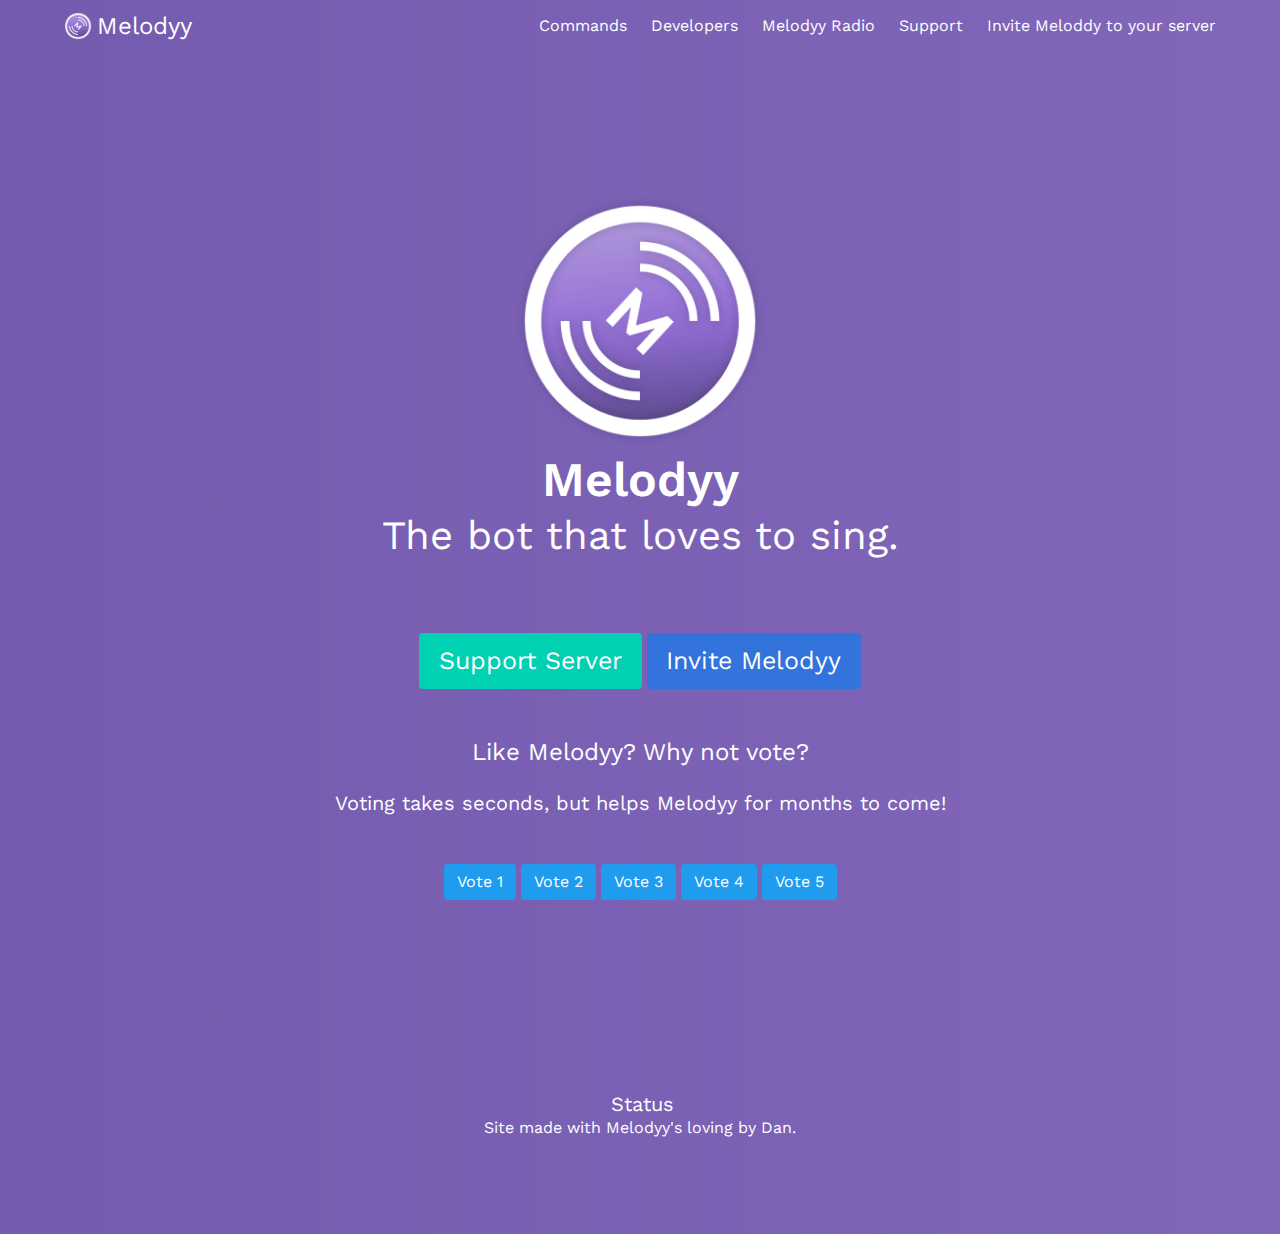
<file: index.html>
<!DOCTYPE html>
<html lang="en-GB">
	<head>
		<meta charset="UTF-8">
		<meta name="description" content="The bot that loves to sing.">
		<meta name="keywords" content="melodyy, radio, discord bot, discord, bot, joshua pike, wowwowinc">
		<meta name="author" content="Dan#7528">
		<meta property="og:type" content="website">
		<meta property="og:title" content="Melodyy">
		<meta property="og:url" content="https://melodyy.xyz">
		<meta property="og:description" content="The bot that loves to sing.">
		<meta property="og:image" content="img/avatar.png">
		<meta name="twitter:card" content="summary">
		<meta name="twitter:site" content="@DiscordMelodyy">
		<meta name="twitter:creator" content="@DiscordMelodyy">
		<meta name="twitter:title" content="Melodyy">
		<meta name="twitter:description" content="The bot that loves to sing.">
		<meta name="twitter:image" content="img/avatar.png">
		<meta content="#755BAF" name="theme-color">
		<link rel="stylesheet" href="css/animate.css">
		<link rel="stylesheet" href="css/bulma.css">
		<link rel="stylesheet" href="css/style.css">
		<link rel="stylesheet" href="https://use.fontawesome.com/releases/v5.5.0/css/all.css" integrity="sha384-B4dIYHKNBt8Bc12p+WXckhzcICo0wtJAoU8YZTY5qE0Id1GSseTk6S+L3BlXeVIU" crossorigin="anonymous">
		<link rel="shortcut icon" href="img/avatar.png">
		<title>Melodyy</title>
	</head>
	<body>
		<div class="hero is-medium">
			<div class="hero-head">
				<nav class="navbar">
					<div class="container">
						<div class="navbar-brand">
							<a class="navbar-item">
								<img src="img/avatar.png" alt="Avatar" style="margin-right: 5px">
								<p class="subtitle is-4">Melodyy</p>
							</a>
							<span class="navbar-burger burger" data-target="navbarMenuHeroA">
            					<span></span>
            					<span></span>
            					<span></span>
          					</span>
						</div>
						<div class="navbar-menu" id="navbarMenuHeroA">
							<div class="navbar-end">
								<a href="commands.html" class="navbar-item">
									Commands
								</a>
								<a href="developers.html" class="navbar-item">
									Developers
								</a>
								<a href="radio.html" class="navbar-item">
									Melodyy Radio
								</a>
								<a href="https://discord.gg/JXAvRTB" class="navbar-item">
									Support
								</a>
								<a href="https://discordapp.com/oauth2/authorize?client_id=481466659870081034&scope=bot&permissions=36793409" class="navbar-item">
									Invite Meloddy to your server
								</a>
							</div>
						</div>
					</div>
				</nav>
			</div>
			<div class="hero-body">
				<div class="container has-text-centered">
					<div class="animated fadeInUp">
						<img src="img/avatar.png" class="avatar" alt="Avatar">
						<br>
						<h1 class="title is-1 has-text-white-tis">Melodyy</h1>
						<h2 class="subtitle is-2 has-text-white-tis">The bot that loves to sing.</h2>
						<br>
						<br>
						<a href="https://discord.gg/JXAvRTB" class="button is-primary" style="font-size: 25px">Support Server</a>
						<a href="https://discordapp.com/oauth2/authorize?client_id=481466659870081034&scope=bot&permissions=36793409" class="button is-link" style="font-size: 25px">Invite Melodyy</a>
						<br>
						<br>
						<br>
						<h3 class="subtitle is-4 has-text-white-tis">Like Melodyy? Why not vote?</h3>
						<h4 class="subtitle is-5 has-text-white-tis">Voting takes seconds, but helps Melodyy for months to come!</h4>
						<br>
						<a href="https://botsfordiscord.com/bots/481466659870081034" class="button is-info">Vote 1</a>
						<a href="https://discordbots.org/bot/481466659870081034/vote" class="button is-info">Vote 2</a>
						<a href="https://discordbotlist.com/bots/481466659870081034" class="button is-info">Vote 3</a>
						<a href="https://discordbots.group/bot/481466659870081034" class="button is-info">Vote 4</a>
						<a href="https://bots.discordlist.app/bot/481466659870081034" class="button is-info">Vote 5</a>
					</div>
				</div>
			</div>
			<div class="hero-foot">
				<div class="container has-text-centered">
					<footer class="footer">
						<div class="content">
							<i class="fas fa-signal" style="margin-right: 5px"></i>
							<a href="https://status.melodyy.xyz/" class="subtitle is-5">Status</a>
							<br>
							<p class="subtitle is-6">Site made with Melodyy's loving <i class="fas fa-heart"></i> by <a href="https://danjamesbee.tk">Dan</a>.</p>
						</div>
					</footer>
				</div>
			</div>
		</div>
		<script src="js/navbar.js"></script>
		<script src="https://code.jquery.com/jquery-3.3.1.js" integrity="sha256-2Kok7MbOyxpgUVvAk/HJ2jigOSYS2auK4Pfzbm7uH60=" crossorigin="anonymous"></script>
	</body>
</html>
</file>
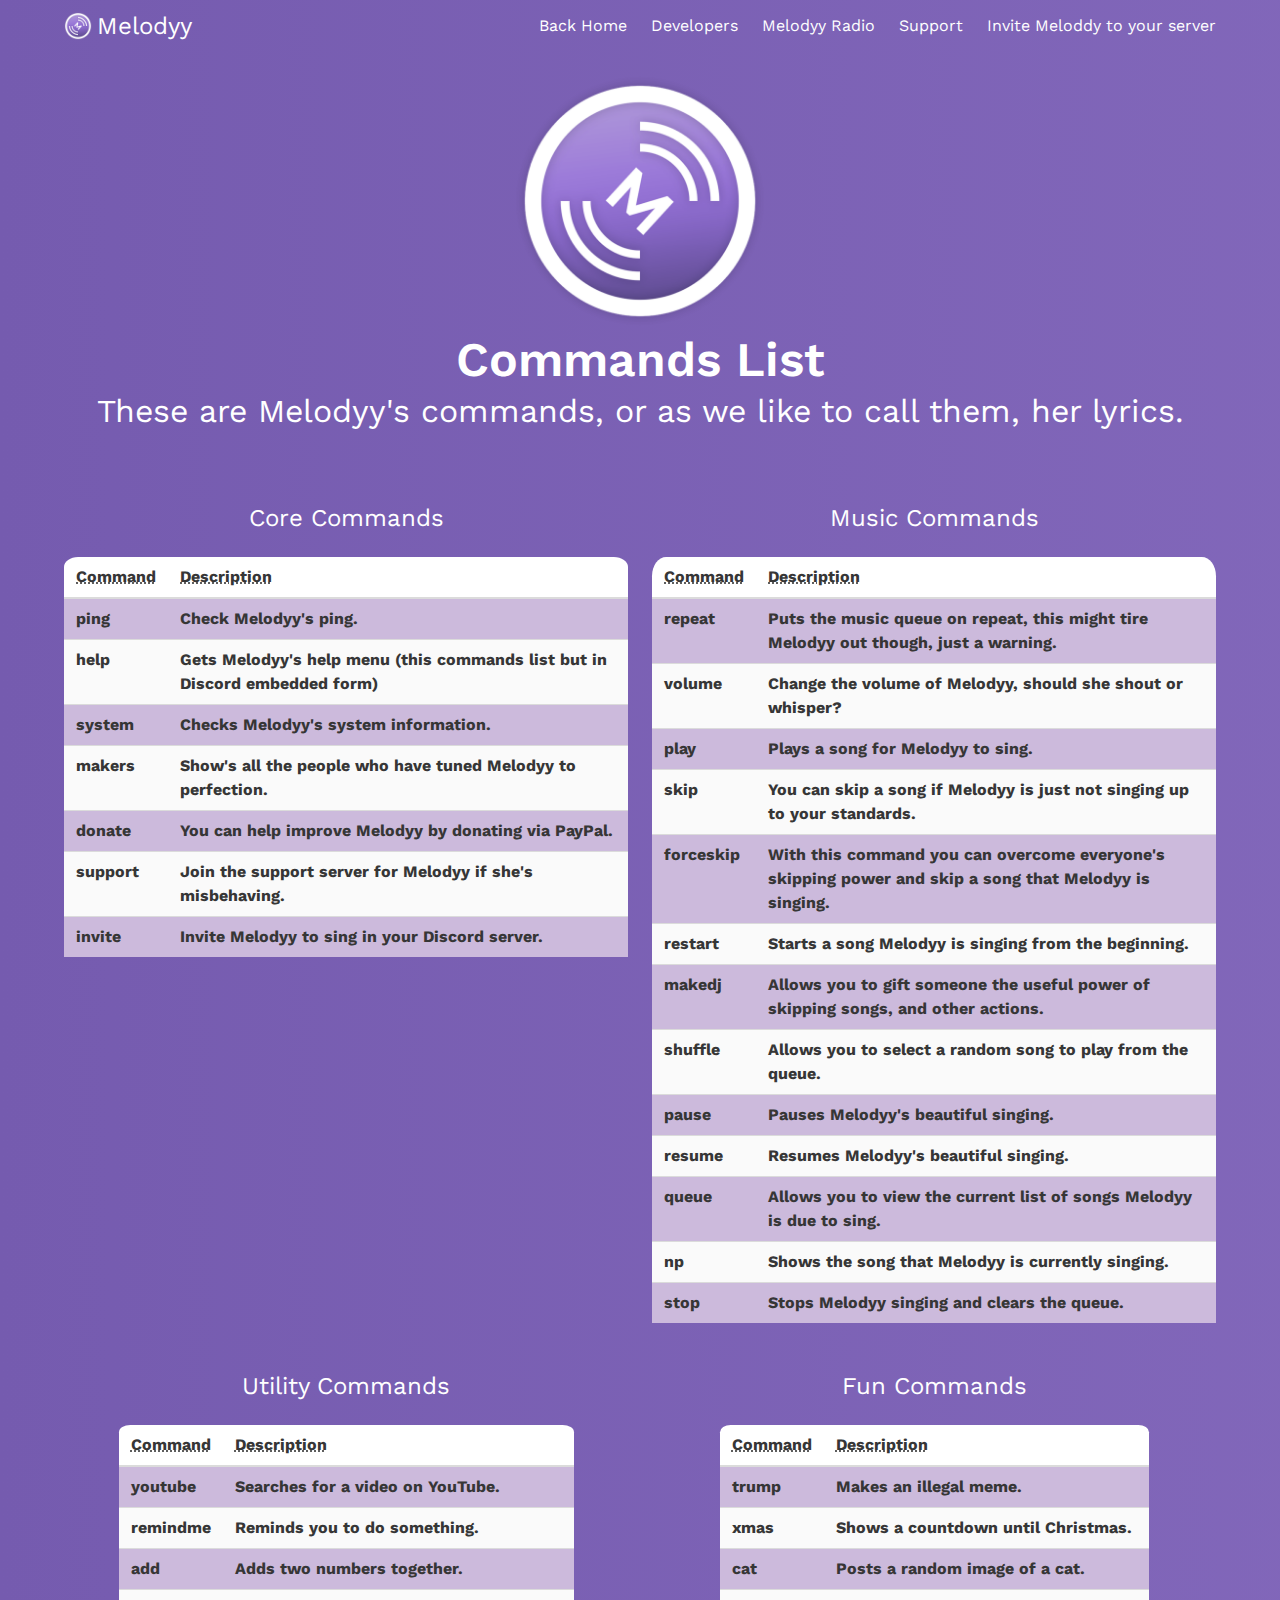
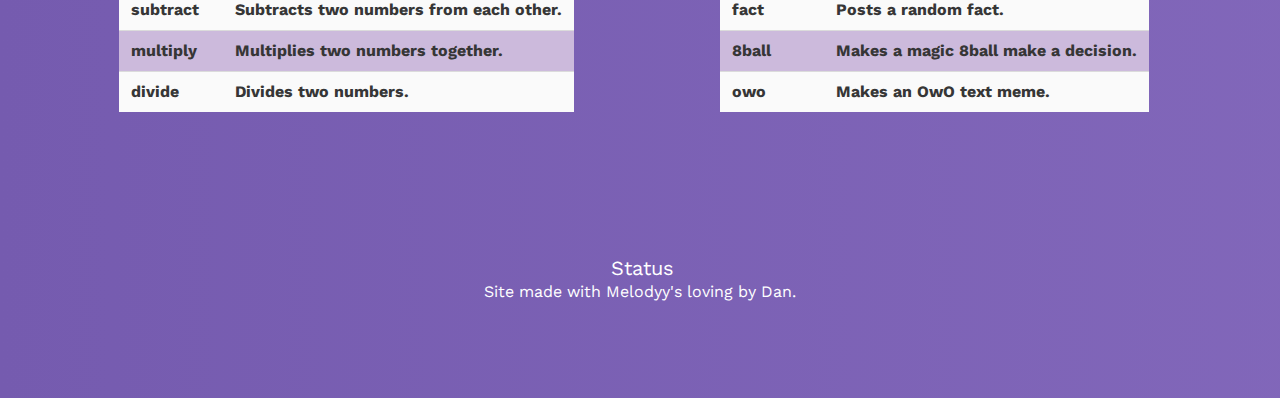
<file: commands.html>
<!DOCTYPE html>
<html lang="en-GB">
	<head>
		<meta charset="UTF-8">
		<meta name="description" content="Melodyy's lyrics.">
		<meta name="keywords" content="melodyy, radio, discord bot, discord, bot, joshua pike, wowwowinc">
		<meta name="author" content="Dan#7528">
		<meta property="og:type" content="website">
		<meta property="og:title" content="Melodyy">
		<meta property="og:url" content="https://melodyy.xyz">
		<meta property="og:description" content="Melodyy's lyrics.">
		<meta property="og:image" content="https://melodyy.xyz/img/avatar.png">
		<meta name="twitter:card" content="summary">
		<meta name="twitter:site" content="@DiscordMelodyy">
		<meta name="twitter:creator" content="@DiscordMelodyy">
		<meta name="twitter:title" content="Melodyy">
		<meta name="twitter:description" content="Melodyy's lyrics.">
		<meta name="twitter:image" content="https://melodyy.xyz/img/avatar.png">
		<meta content="#755BAF" name="theme-color">
		<link rel="stylesheet" href="css/animate.css">
		<link rel="stylesheet" href="css/bulma.css">
		<link rel="stylesheet" href="css/style.css">
		<link rel="stylesheet" href="https://use.fontawesome.com/releases/v5.5.0/css/all.css" integrity="sha384-B4dIYHKNBt8Bc12p+WXckhzcICo0wtJAoU8YZTY5qE0Id1GSseTk6S+L3BlXeVIU" crossorigin="anonymous">
		<link rel="shortcut icon" href="https://melodyy.xyz/img/avatar.png">
		<title>Melodyy</title>
	</head>
	<body>
		<div class="hero is-small">
			<div class="hero-head">
				<nav class="navbar">
					<div class="container">
						<div class="navbar-brand">
							<a class="navbar-item">
								<img src="img/avatar.png" alt="Avatar" style="margin-right: 5px">
								<p class="subtitle is-4">Melodyy</p>
							</a>
							<span class="navbar-burger burger" data-target="navbarMenuHeroA">
            					<span></span>
            					<span></span>
            					<span></span>
          					</span>
						</div>
						<div class="navbar-menu" id="navbarMenuHeroA">
							<div class="navbar-end">
								<a href="/" class="navbar-item">
									Back Home
								</a>
								<a href="developers.html" class="navbar-item">
									Developers
								</a>
								<a href="radio.html" class="navbar-item">
									Melodyy Radio
								</a>
								<a href="support.html" class="navbar-item">
									Support
								</a>
								<a href="https://discordapp.com/oauth2/authorize?client_id=481466659870081034&scope=bot&permissions=36793409" class="navbar-item">
									Invite Meloddy to your server
								</a>
							</div>
						</div>
					</div>
				</nav>
			</div>
			<div class="hero-body">
				<div class="container has-text-centered">
					<div class="animated fadeInUp">
						<img src="img/avatar.png" class="avatar" alt="Avatar">
						<br>
						<h1 class="title is-1 has-text-white-tis">Commands List</h1>
						<h2 class="subtitle is-3 has-text-white-tis">These are Melodyy's commands, or as we like to call them, her lyrics.</h2>
						<br>
						<br>
						<div class="columns">
							<div class="column">
								<p class="subtitle is-4">Core Commands</p>
								<table class="table is-striped">
									<thead>
										<tr>
											<th style="background-color: transparent"><abbr title="Command Name">Command</abbr></th>
											<th style="background-color: transparent"><abbr title="Command Description">Description</abbr></th>
										</tr>
									</thead>
									<tbody>
										<tr>
											<th>ping</th>
											<th>Check Melodyy's ping.</th>
										</tr>
										<tr>
											<th>help</th>
											<th>Gets Melodyy's help menu (this commands list but in Discord embedded form)</th>
										</tr>
										<tr>
											<th>system</th>
											<th>Checks Melodyy's system information.</th>
										</tr>
										<tr>
											<th>makers</th>
											<th>Show's all the people who have tuned Melodyy to perfection.</th>
										</tr>
										<tr>
											<th>donate</th>
											<th>You can help improve Melodyy by donating via PayPal.</th>
										</tr>
										<tr>
											<th>support</th>
											<th>Join the support server for Melodyy if she's misbehaving.</th>
										</tr>
										<tr>
											<th>invite</th>
											<th>Invite Melodyy to sing in your Discord server.</th>
										</tr>
									</tbody>
								</table>
							</div>
							<div class="column">
								<p class="subtitle is-4">Music Commands</p>
								<table class="table is-striped">
									<thead>
										<tr>
											<th style="background-color: transparent"><abbr title="Command Name">Command</abbr></th>
											<th style="background-color: transparent"><abbr title="Command Description">Description</abbr></th>
										</tr>
									</thead>
									<tbody>
										<tr>
											<th>repeat</th>
											<th>Puts the music queue on repeat, this might tire Melodyy out though, just a warning.</th>
										</tr>
										<tr>
											<th>volume</th>
											<th>Change the volume of Melodyy, should she shout or whisper?</th>
										</tr>
										<tr>
											<th>play</th>
											<th>Plays a song for Melodyy to sing.</th>
										</tr>
										<tr>
											<th>skip</th>
											<th>You can skip a song if Melodyy is just not singing up to your standards.</th>
										</tr>
										<tr>
											<th>forceskip</th>
											<th>With this command you can overcome everyone's skipping power and skip a song that Melodyy is singing.</th>
										</tr>
										<tr>
											<th>restart</th>
											<th>Starts a song Melodyy is singing from the beginning.</th>
										</tr>
										<tr>
											<th>makedj</th>
											<th>Allows you to gift someone the useful power of skipping songs, and other actions.</th>
										</tr>
										<tr>
											<th>shuffle</th>
											<th>Allows you to select a random song to play from the queue.</th>
										</tr>
										<tr>
											<th>pause</th>
											<th>Pauses Melodyy's beautiful singing.</th>
										</tr>
										<tr>
											<th>resume</th>
											<th>Resumes Melodyy's beautiful singing.</th>
										</tr>
										<tr>
											<th>queue</th>
											<th>Allows you to view the current list of songs Melodyy is due to sing.</th>
										</tr>
										<tr>
											<th>np</th>
											<th>Shows the song that Melodyy is currently singing.</th>
										</tr>
										<tr>
											<th>stop</th>
											<th>Stops Melodyy singing and clears the queue.</th>
										</tr>
									</tbody>
								</table>
							</div>
						</div>
						<br>
						<div class="columns">
							<div class="column">
								<p class="subtitle is-4">Utility Commands</p>
								<table class="table is-striped">
									<thead>
										<tr>
											<th style="background-color: transparent"><abbr title="Command Name">Command</abbr></th>
											<th style="background-color: transparent"><abbr title="Command Description">Description</abbr></th>
										</tr>
									</thead>
									<tbody>
										<tr>
											<th>youtube</th>
											<th>Searches for a video on YouTube.</th>
										</tr>
										<tr>
											<th>remindme</th>
											<th>Reminds you to do something.</th>
										</tr>
										<tr>
											<th>add</th>
											<th>Adds two numbers together.</th>
										</tr>
										<tr>
											<th>subtract</th>
											<th>Subtracts two numbers from each other.</th>
										</tr>
										<tr>
											<th>multiply</th>
											<th>Multiplies two numbers together.</th>
										</tr>
										<tr>
											<th>divide</th>
											<th>Divides two numbers.</th>
										</tr>
									</tbody>
								</table>
							</div>
							<div class="column">
								<p class="subtitle is-4">Fun Commands</p>
								<table	class="table is-striped">
									<thead>
										<tr>
											<th style="background-color: transparent"><abbr title="Command Name">Command</abbr></th>
											<th style="background-color: transparent"><abbr title="Command Description">Description</abbr></th>
										</tr>
									</thead>
									<tbody>
										<tr>
											<th>trump</th>
											<th>Makes an illegal meme.</th>
										</tr>
										<tr>
											<th>xmas</th>
											<th>Shows a countdown until Christmas.</th>
										</tr>
										<tr>
											<th>cat</th>
											<th>Posts a random image of a cat.</th>
										</tr>
										<tr>
											<th>fact</th>
											<th>Posts a random fact.</th>
										</tr>
										<tr>
											<th>8ball</th>
											<th>Makes a magic 8ball make a decision.</th>
										</tr>
										<tr>
											<th>owo</th>
											<th>Makes an OwO text meme.</th>
										</tr>
									</tbody>
								</table>
							</div>
						</div>
						<br>
						<br>
					</div>
				</div>
			</div>
			<div class="hero-foot">
				<div class="container has-text-centered">
					<footer class="footer">
						<div class="content">
							<i class="fas fa-signal" style="margin-right: 5px"></i>
							<a href="https://status.melodyy.xyz/" class="subtitle is-5">Status</a>
							<br>
							<p class="subtitle is-6">Site made with Melodyy's loving <i class="fas fa-heart"></i> by <a href="https://danjamesbee.tk">Dan</a>.</p>
						</div>
					</footer>
				</div>
			</div>
		</div>
		<script src="js/navbar.js"></script>
		<script src="https://code.jquery.com/jquery-3.3.1.js" integrity="sha256-2Kok7MbOyxpgUVvAk/HJ2jigOSYS2auK4Pfzbm7uH60=" crossorigin="anonymous"></script>
	</body>
</html>
</file>
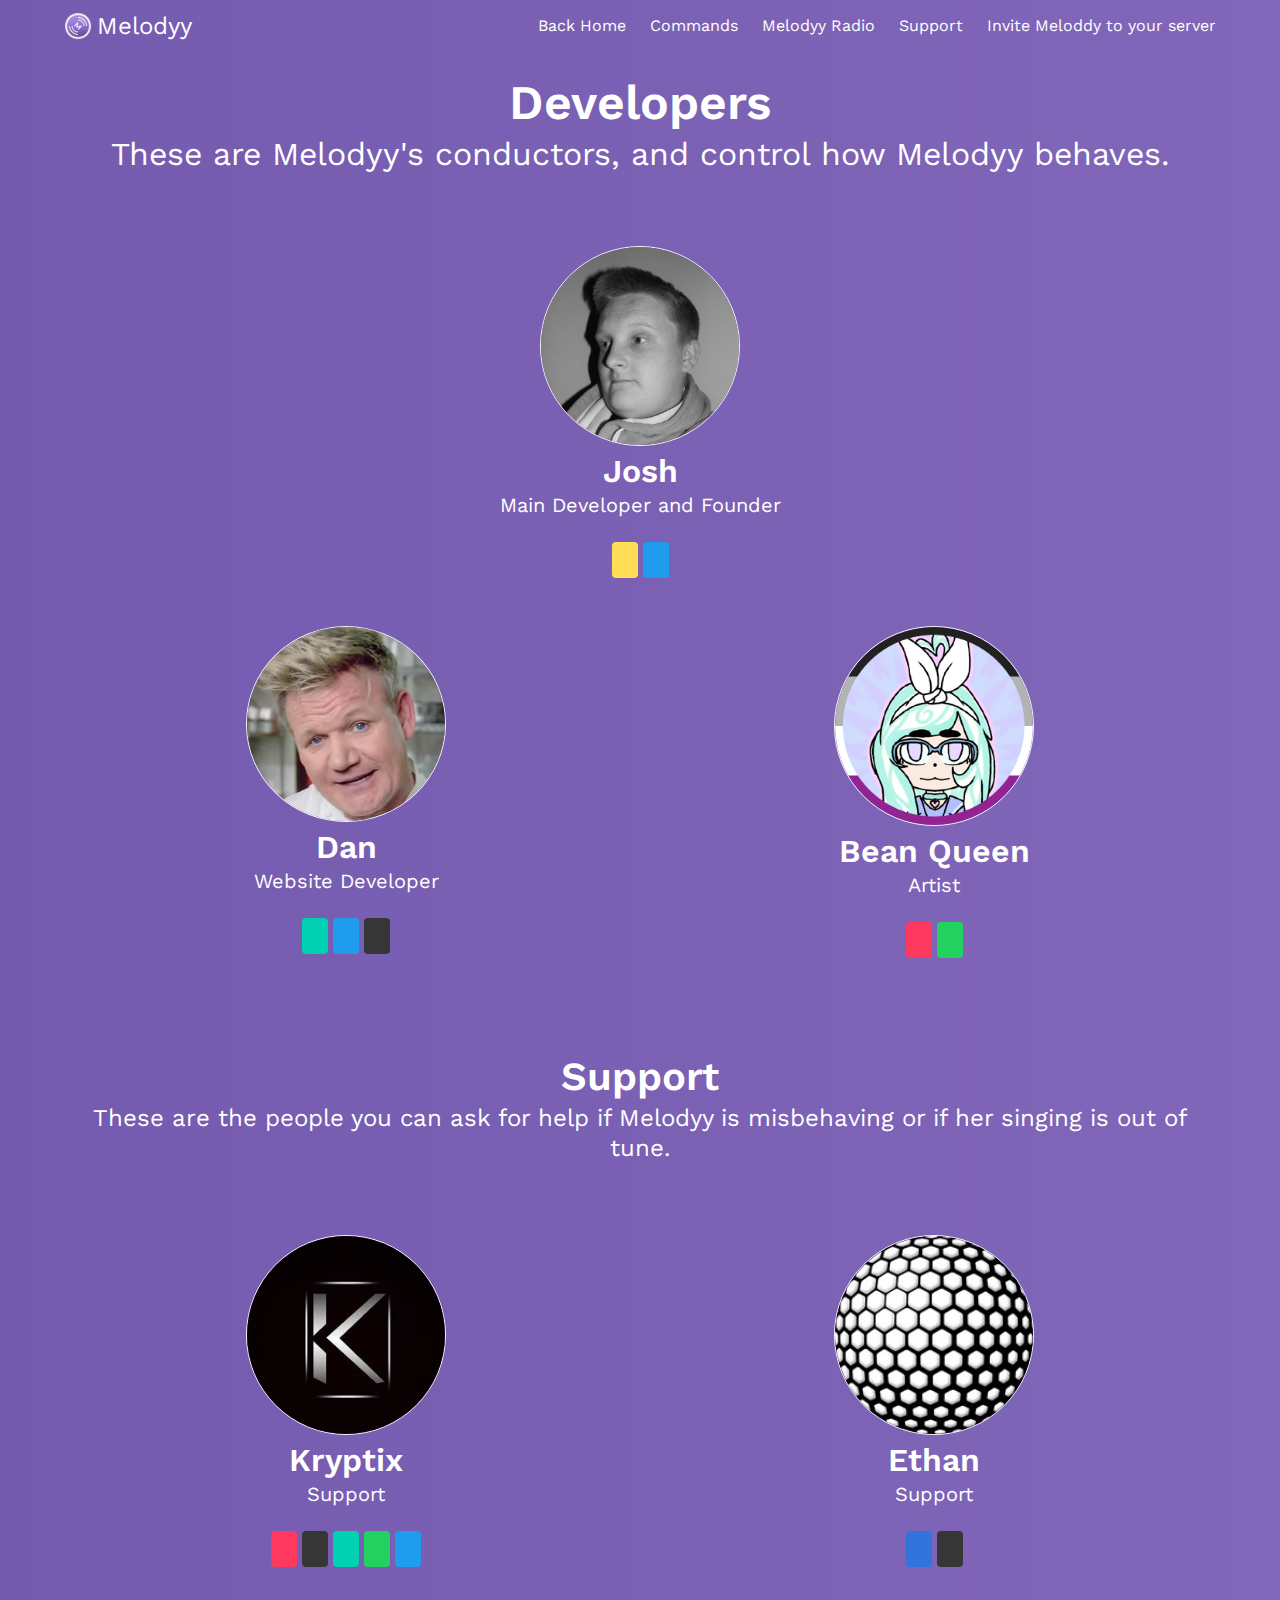
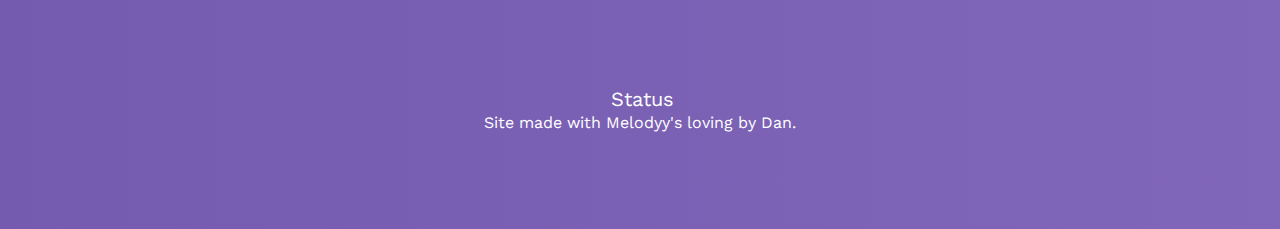
<file: developers.html>
<!DOCTYPE html>
<html lang="en-GB">
	<head>
		<meta charset="UTF-8">
		<meta name="description" content="Melodyy's conductors..">
		<meta name="keywords" content="melodyy, radio, discord bot, discord, bot, joshua pike, wowwowinc">
		<meta name="author" content="Dan#7528">
		<meta property="og:type" content="website">
		<meta property="og:title" content="Melodyy">
		<meta property="og:url" content="https://melodyy.xyz">
		<meta property="og:description" content="Melodyy's conductors.">
		<meta property="og:image" content="https://melodyy.xyz/img/avatar.png">
		<meta name="twitter:card" content="summary">
		<meta name="twitter:site" content="@DiscordMelodyy">
		<meta name="twitter:creator" content="@DiscordMelodyy">
		<meta name="twitter:title" content="Melodyy">
		<meta name="twitter:description" content="Melodyy's conductors.">
		<meta name="twitter:image" content="https://melodyy.xyz/img/avatar.png">
		<meta content="#755BAF" name="theme-color">
		<link rel="stylesheet" href="css/animate.css">
		<link rel="stylesheet" href="css/bulma.css">
		<link rel="stylesheet" href="css/style.css">
		<link rel="stylesheet" href="https://use.fontawesome.com/releases/v5.5.0/css/all.css" integrity="sha384-B4dIYHKNBt8Bc12p+WXckhzcICo0wtJAoU8YZTY5qE0Id1GSseTk6S+L3BlXeVIU" crossorigin="anonymous">
		<link rel="shortcut icon" href="https://melodyy.xyz/img/avatar.png">
		<title>Melodyy</title>
	</head>
	<body>
		<div class="hero is-small">
			<div class="hero-head">
				<nav class="navbar">
					<div class="container">
						<div class="navbar-brand">
							<a class="navbar-item">
								<img src="img/avatar.png" alt="Avatar" style="margin-right: 5px">
								<p class="subtitle is-4">Melodyy</p>
							</a>
							<span class="navbar-burger burger" data-target="navbarMenuHeroA">
            					<span></span>
            					<span></span>
            					<span></span>
          					</span>
						</div>
						<div class="navbar-menu" id="navbarMenuHeroA">
							<div class="navbar-end">
								<a href="/" class="navbar-item">
									Back Home
								</a>
								<a href="developers.html" class="navbar-item">
									Commands
								</a>
								<a href="radio.html" class="navbar-item">
									Melodyy Radio
								</a>
								<a href="support.html" class="navbar-item">
									Support
								</a>
								<a href="https://discordapp.com/oauth2/authorize?client_id=481466659870081034&scope=bot&permissions=36793409" class="navbar-item">
									Invite Meloddy to your server
								</a>
							</div>
						</div>
					</div>
				</nav>
			</div>
			<div class="hero-body">
				<div class="container has-text-centered">
					<div class="animated fadeInUp">
						<h1 class="title is-1">Developers</h1>
						<h2 class="subtitle is-3">These are Melodyy's conductors, and control how Melodyy behaves.</h2>
						<br>
						<br>
						<div class="columns">
							<div class="column">
								<img src="img/developers/josh.png" alt="Josh's Avatar" class="pfp">
								<br>
								<p class="title is-3">Josh</p>
								<p class="subtitle is-5">Main Developer and Founder</p>
								<a href="https://gitlab.com/WoW-from-Discord" class="button is-warning"><i class="fab fa-gitlab"></i></a>
								<a href="https://twitter.com/pikefromwales" class="button is-info"><i class="fab fa-twitter"></i></a>
							</div>
						</div>
						<br>
						<div class="columns">
							<div class="column">
								<img src="img/developers/dan.png" alt="Dan's Avatar" class="pfp">
								<br>
								<p class="title is-3">Dan</p>
								<p class="subtitle is-5">Website Developer</p>
								<a href="https://danjamesbee.tk" class="button is-primary"><i class="fas fa-globe"></i></a>
								<a href="https://twitter.com/DanFromDiscord" class="button is-info"><i class="fab fa-twitter"></i></a>
								<a href="https://github.com/StupidDan" class="button is-dark"><i class="fab fa-github"></i></a>
							</div>
							<div class="column">
								<img src="img/developers/beanqueen.png" alt="Bean Queen's Avatar" class="pfp">
								<p class="title is-3">Bean Queen</p>
								<p class="subtitle is-5">Artist</p>
								<a href="https://www.youtube.com/channel/UCZsCIoWOnliFeLOAcpOHeYQ" class="button is-danger"><i class="fab fa-youtube"></i></a>
								<a href="https://www.instagram.com/Art_by_bean/" class="button is-success"><i class="fab fa-instagram"></i></a>
							</div>
						</div>
						<br>
						<br>
						<br>
						<p class="title is-2">Support</p>
						<p class="subtitle is-4">These are the people you can ask for help if Melodyy is misbehaving or if her singing is out of tune.</p>
						<br>
						<br>
						<div class="columns">
							<div class="column">
								<img src="img/support/kryptix.png" alt="Kryptix's Avatar" class="pfp">
								<br>
								<p class="title is-3">Kryptix</p>
								<p class="subtitle is-5">Support</p>
								<a href="https://www.youtube.com/channel/UC29So-Bk2YOPRLjcos37ixQ" class="button is-danger"><i class="fab fa-youtube"></i></a>
								<a href="https://steamcommunity.com/profiles/76561193952819324" class="button is-dark"><i class="fab fa-steam"></i></a>
								<a href="https://www.reddit.com/u/Acridity" class="button is-primary"><i class="fab fa-reddit"></i></a>
								<a href="https://open.spotify.com/user/oylxos7akdnqwh8z0gcdjs8ar" class="button is-success"><i class="fab fa-spotify"></i></a>
								<a href="https://www.twitch.tv/x_kryptical_x" class="button is-info"><i class="fab fa-twitch"></i></a>
							</div>
							<div class="column">
								<img src="img/support/ethan.jpg" alt="Ethan's Avatar" class="pfp">
								<br>
								<p class="title is-3">Ethan</p>
								<p class="subtitle is-5">Support</p>
								<a href="https://twitter.com/Eulousx" class="button is-link"><i class="fab fa-twitter"></i></a>
								<a href="https://steamcommunity.com/profiles/76561194109078456" class="button is-dark"><i class="fab fa-steam"></i></a>
							</div>
						</div>
					</div>
				</div>
			</div>
			<br>
			<br>
			<div class="hero-foot">
				<div class="container has-text-centered">
					<footer class="footer">
						<div class="content">
							<i class="fas fa-signal" style="margin-right: 5px"></i>
							<a href="https://status.melodyy.xyz/" class="subtitle is-5">Status</a>
							<br>
							<p class="subtitle is-6">Site made with Melodyy's loving <i class="fas fa-heart"></i> by <a href="https://danjamesbee.tk">Dan</a>.</p>
						</div>
					</footer>
				</div>
			</div>
		</div>
		<script src="js/navbar.js"></script>
	</body>
</html>
</file>
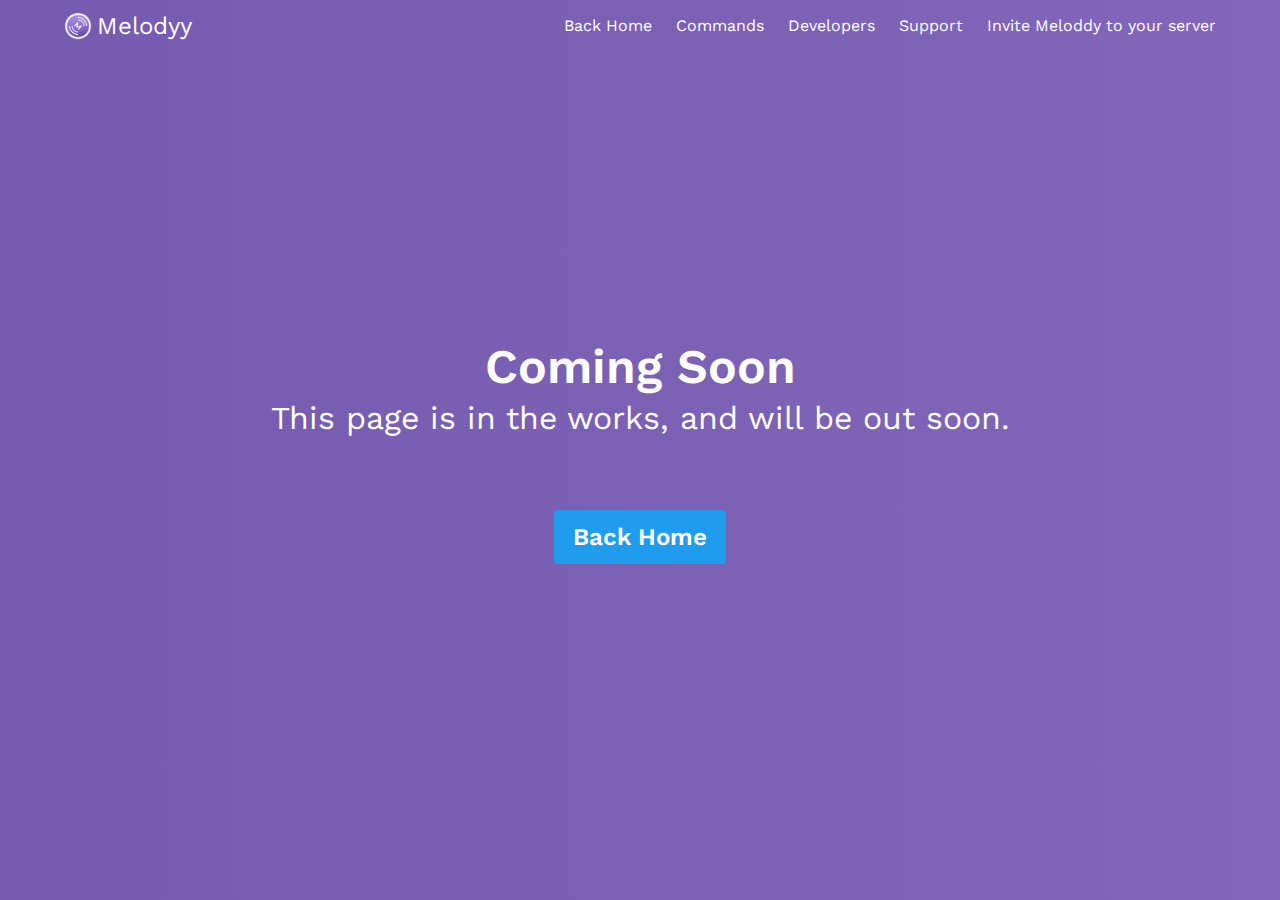
<file: radio.html>
<!DOCTYPE html>
<html lang="en-GB">
	<head>
		<meta charset="UTF-8">
		<meta name="description" content="Melodyy Radio explained..">
		<meta name="keywords" content="melodyy, radio, discord bot, discord, bot, joshua pike, wowwowinc">
		<meta name="author" content="Dan#7528">
		<meta property="og:type" content="website">
		<meta property="og:title" content="Melodyy">
		<meta property="og:url" content="https://melodyy.xyz">
		<meta property="og:description" content="Melodyy Radio explained.">
		<meta property="og:image" content="https://melodyy.xyz/img/avatar.png">
		<meta name="twitter:card" content="summary">
		<meta name="twitter:site" content="@DiscordMelodyy">
		<meta name="twitter:creator" content="@DiscordMelodyy">
		<meta name="twitter:title" content="Melodyy">
		<meta name="twitter:description" content="Melodyy Radio explained.">
		<meta name="twitter:image" content="https://melodyy.xyz/img/avatar.png">
		<meta content="#755BAF" name="theme-color">
		<link rel="stylesheet" href="css/animate.css">
		<link rel="stylesheet" href="css/bulma.css">
		<link rel="stylesheet" href="css/style.css">
		<link rel="stylesheet" href="https://use.fontawesome.com/releases/v5.5.0/css/all.css" integrity="sha384-B4dIYHKNBt8Bc12p+WXckhzcICo0wtJAoU8YZTY5qE0Id1GSseTk6S+L3BlXeVIU" crossorigin="anonymous">
		<link rel="shortcut icon" href="https://melodyy.xyz/img/avatar.png">
		<title>Melodyy</title>
	</head>
	<body>
		<div class="hero is-large">
			<div class="hero-head">
				<nav class="navbar">
					<div class="container">
						<div class="navbar-brand">
							<a class="navbar-item">
								<img src="img/avatar.png" alt="Avatar" style="margin-right: 5px">
								<p class="subtitle is-4">Melodyy</p>
							</a>
							<span class="navbar-burger burger" data-target="navbarMenuHeroA">
            					<span></span>
            					<span></span>
            					<span></span>
          					</span>
						</div>
						<div class="navbar-menu" id="navbarMenuHeroA">
							<div class="navbar-end">
								<a href="/" class="navbar-item">
									Back Home
								</a>
								<a href="developers.html" class="navbar-item">
									Commands
								</a>
								<a href="radio.html" class="navbar-item">
									Developers
								</a>
								<a href="https://discord.gg/JXAvRTB" class="navbar-item">
									Support
								</a>
								<a href="https://discordapp.com/oauth2/authorize?client_id=481466659870081034&scope=bot&permissions=36793409" class="navbar-item">
									Invite Meloddy to your server
								</a>
							</div>
						</div>
					</div>
				</nav>
			</div>
			<div class="hero-body">
				<div class="container has-text-centered">
					<div class="animated fadeInUp">
						<h1 class="title is-1">Coming Soon</h1>
						<h2 class="subtitle is-3">This page is in the works, and will be out soon.</h2>
						<br>
						<br>
						<a href="/" class="button is-info title is-4">Back Home</a>
					</div>
				</div>
			</div>
		</div>
		<script src="js/navbar.js"></script>
		<script src="https://code.jquery.com/jquery-3.3.1.js" integrity="sha256-2Kok7MbOyxpgUVvAk/HJ2jigOSYS2auK4Pfzbm7uH60=" crossorigin="anonymous"></script>
	</body>
</html>
</file>
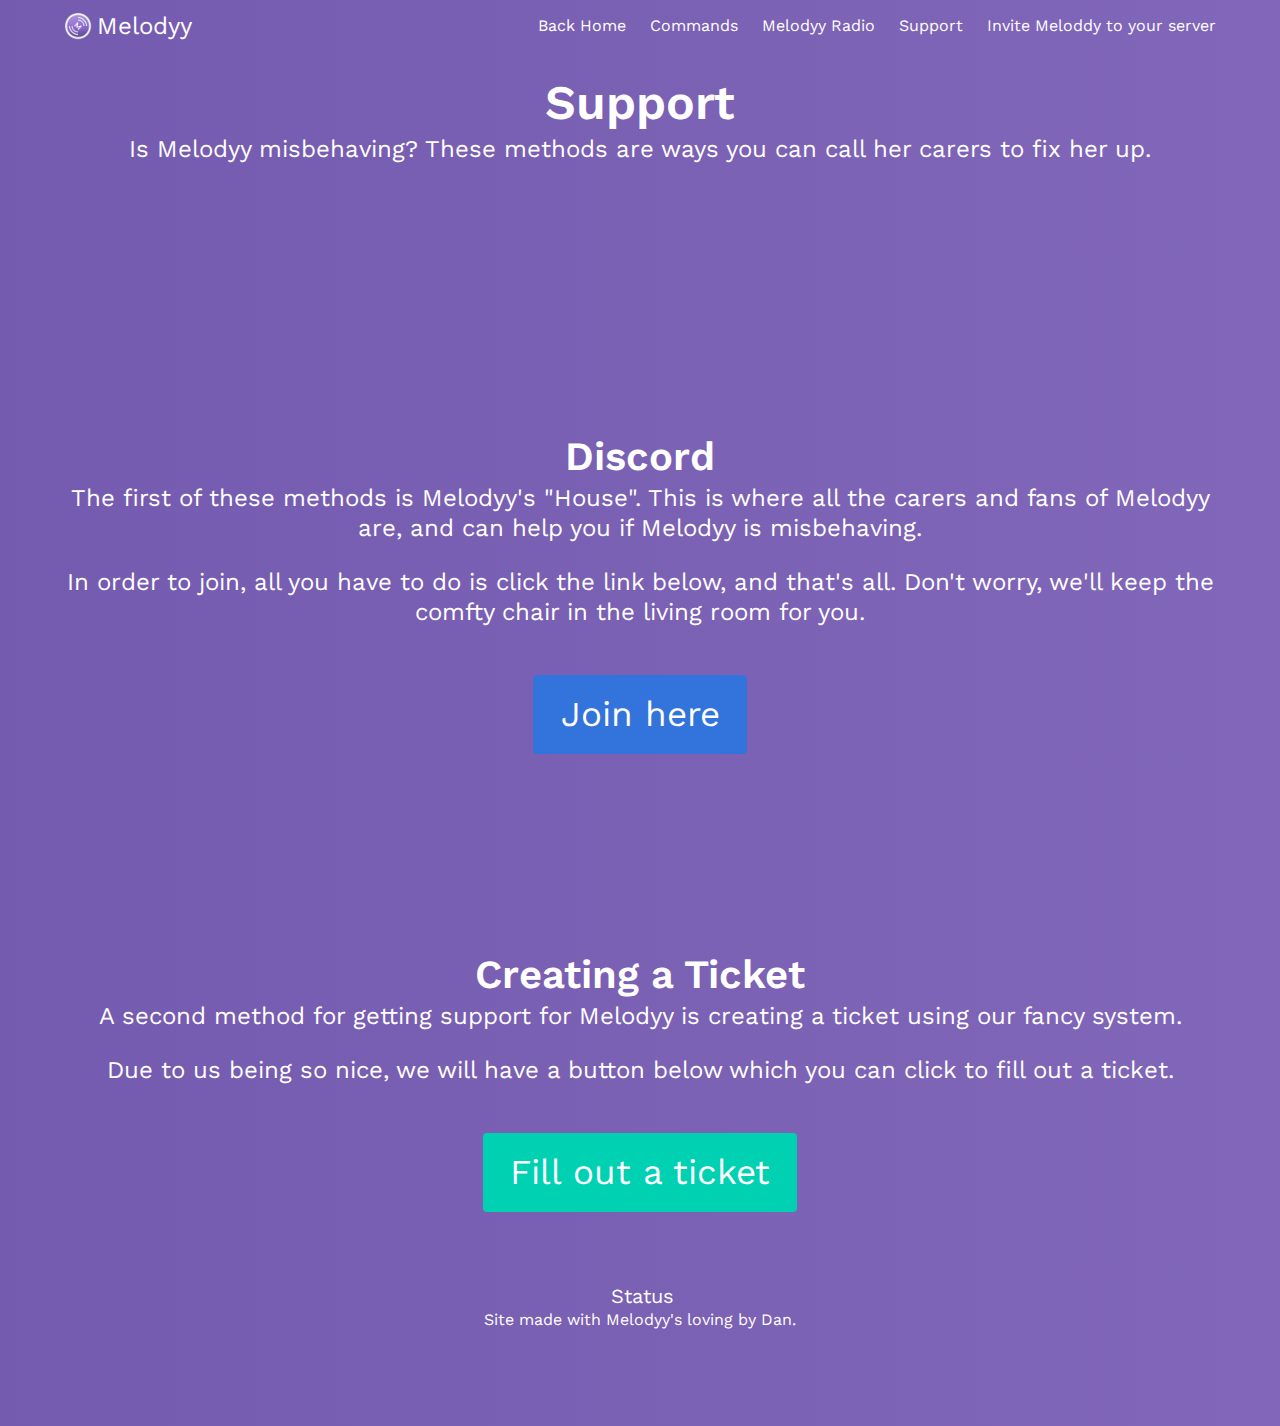
<file: support.html>
<!DOCTYPE html>
<html lang="en-GB">
	<head>
		<meta charset="UTF-8">
		<meta name="description" content="Melodyy's conductors..">
		<meta name="keywords" content="melodyy, radio, discord bot, discord, bot, joshua pike, wowwowinc">
		<meta name="author" content="Dan#7528">
		<meta property="og:type" content="website">
		<meta property="og:title" content="Melodyy">
		<meta property="og:url" content="https://melodyy.xyz">
		<meta property="og:description" content="Melodyy's conductors.">
		<meta property="og:image" content="https://melodyy.xyz/img/avatar.png">
		<meta name="twitter:card" content="summary">
		<meta name="twitter:site" content="@DiscordMelodyy">
		<meta name="twitter:creator" content="@DiscordMelodyy">
		<meta name="twitter:title" content="Melodyy">
		<meta name="twitter:description" content="Melodyy's conductors.">
		<meta name="twitter:image" content="https://melodyy.xyz/img/avatar.png">
		<meta content="#755BAF" name="theme-color">
		<link rel="stylesheet" href="css/animate.css">
		<link rel="stylesheet" href="css/bulma.css">
		<link rel="stylesheet" href="css/style.css">
		<link rel="stylesheet" href="https://use.fontawesome.com/releases/v5.5.0/css/all.css" integrity="sha384-B4dIYHKNBt8Bc12p+WXckhzcICo0wtJAoU8YZTY5qE0Id1GSseTk6S+L3BlXeVIU" crossorigin="anonymous">
		<link rel="shortcut icon" href="https://melodyy.xyz/img/avatar.png">
		<title>Melodyy</title>
	</head>
	<body>
		<div class="hero is-small">
			<div class="hero-head">
				<nav class="navbar">
					<div class="container">
						<div class="navbar-brand">
							<a class="navbar-item">
								<img src="img/avatar.png" alt="Avatar" style="margin-right: 5px">
								<p class="subtitle is-4">Melodyy</p>
							</a>
							<span class="navbar-burger burger" data-target="navbarMenuHeroA">
            					<span></span>
            					<span></span>
            					<span></span>
          					</span>
						</div>
						<div class="navbar-menu" id="navbarMenuHeroA">
							<div class="navbar-end">
								<a href="/" class="navbar-item">
									Back Home
								</a>
								<a href="developers.html" class="navbar-item">
									Commands
								</a>
								<a href="radio.html" class="navbar-item">
									Melodyy Radio
								</a>
								<a href="https://discord.gg/JXAvRTB" class="navbar-item">
									Support
								</a>
								<a href="https://discordapp.com/oauth2/authorize?client_id=481466659870081034&scope=bot&permissions=36793409" class="navbar-item">
									Invite Meloddy to your server
								</a>
							</div>
						</div>
					</div>
				</nav>
			</div>
			<div class="hero-body">
				<div class="container has-text-centered">
					<div class="animated fadeInUp">
						<h1 class="title is-1">Support</h1>
						<h2 class="subtitle is-4">Is Melodyy misbehaving? These methods are ways you can call her carers to fix her up.</h2>
						<br>
						<br>
						<br>
						<br>
						<i class="fab fa-discord" style="font-size: 100px"></i>
						<br>
						<p class="title is-2">Discord</p>
						<p class="subtitle is-4">The first of these methods is Melodyy's "House". This is where all the carers and fans of Melodyy are, and can help you if Melodyy is misbehaving.</p>
						<p class="subtitle is-4">In order to join, all you have to do is click the link below, and that's all. Don't worry, we'll keep the comfty chair in the living room for you.</p>
						<br>
						<a href="https://discord.gg/JXAvRTB" class="button is-link" style="font-size: 35px">Join here</a>
						<br>
						<br>
						<br>
						<i class="fas fa-ticket-alt" style="font-size: 100px"></i>
						<br>
						<p class="title is-2">Creating a Ticket</p>
						<p class="subtitle is-4">A second method for getting support for Melodyy is creating a ticket using our fancy system.</p>
						<p class="subtitle is-4">Due to us being so nice, we will have a button below which you can click to fill out a ticket.</p>
						<br>
						<a href="https://joshuapike.uk/helpdesk/public/create-ticket" class="button is-primary" style="font-size: 35px">Fill out a ticket</a>
					</div>
				</div>
			</div>
			<div class="hero-foot">
				<div class="container has-text-centered">
					<footer class="footer">
						<div class="content">
							<i class="fas fa-signal" style="margin-right: 5px"></i>
							<a href="https://status.melodyy.xyz/" class="subtitle is-5">Status</a>
							<br>
							<p class="subtitle is-6">Site made with Melodyy's loving <i class="fas fa-heart"></i> by <a href="https://danjamesbee.tk">Dan</a>.</p>
						</div>
					</footer>
				</div>
			</div>
		</div>
		<script src="js/navbar.js"></script>
	</body>
</html>
</file>
<file: css/style.css>
@import url('https://fonts.googleapis.com/css?family=Work+Sans');

body {
	font-family: 'Work Sans', sans-serif;
	/* Code from samonyt.xyz */
	background: linear-gradient(90deg, #755BAF, #A589D9);
	background-size: 400% 400%;
	-webkit-animation: gradient 2s ease infinite;
	-moz-animation: gradient 2s ease infinite;
	-o-animation: gradient 2s ease infinite;
	animation: gradient 2s ease infinite;
	min-height: 100vh;
}

.title, .subtitle {
	color: white;
}

a.navbar-item {
	color: white;
}

a.navbar-item:hover {
	background-color: transparent;
}

a {
	color: white;
}

.navbar-menu {
	background-color: transparent;
}

.avatar {
	width: 250px;
	border-radius: 100%;
}

.pfp {
	border-radius: 100%;
	width: 200px;
	border: 1.5px solid whitesmoke;
}

table {
	margin: auto;
	border-radius: 2.5%;
}

tbody {
	background-color: #ccbadc;
}

.fas, .fab {
	color: white;
}

footer.footer {
	background-color: transparent;
}
</file>
